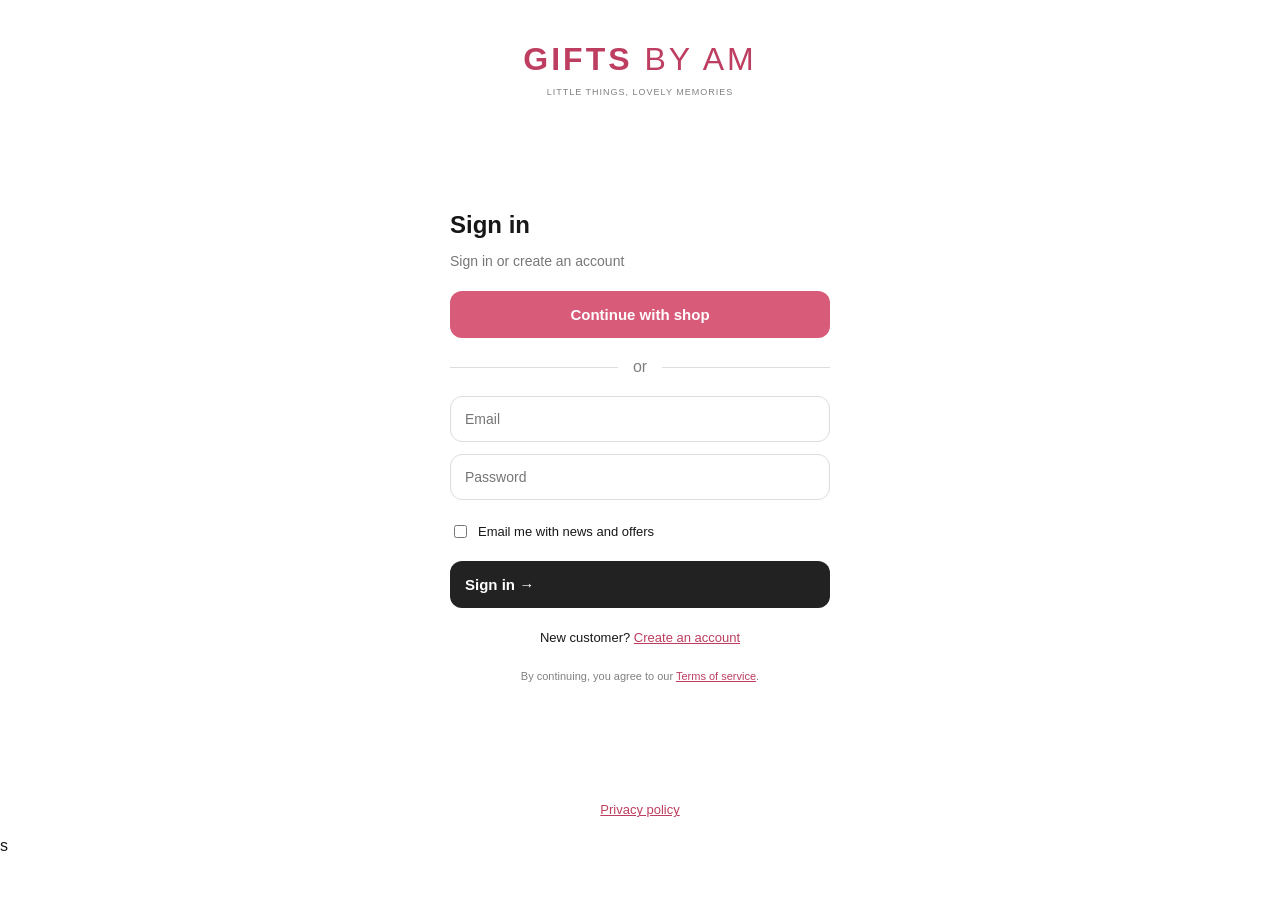
<file: login/index.html>
<!DOCTYPE html>
<html lang="en">
<head>
    <meta charset="UTF-8">
    <meta name="viewport" content="width=device-width, initial-scale=1.0">
    <title>Gifts by AM - Login</title>
    <link rel="stylesheet" href="style.css">
</head>
<body>

    <header>
        <h1>GIFTS <span>BY AM</span></h1>
        <p>LITTLE THINGS, LOVELY MEMORIES</p>
    </header>

    <div class="container">

        <div id="login">
            <h2>Sign in</h2>
            <p class="subtitle">Sign in or create an account</p>

            <button class="shop-btn" onclick="shopLogin()">
                Continue with shop
            </button>

            <div class="separator">or</div>

            <form onsubmit="login(event)">
                <input type="email" id="loginEmail"
                       placeholder="Email" required>

                <input type="password" id="loginPassword"
                       placeholder="Password" required>

                <label class="check">
                    <input type="checkbox"> Email me with news and offers
                </label>

                <button class="submit-btn" type="submit">
                    Sign in →
                </button>
            </form>

            <p class="switch">
                New customer?
                <a href="#" onclick="showSignup()">Create an account</a>
            </p>
        </div>

        <div id="signup" style="display:none;">
            <h2>Create account</h2>
            <p class="subtitle">Join Gifts by AM</p>

            <form onsubmit="signup(event)">
                <input type="text" id="name"
                       placeholder="Full name" required>

                <input type="email" id="email"
                       placeholder="Email" required>

                <input type="password" id="password"
                       placeholder="Password (min. 8 characters)"
                       minlength="8" required>

                <input type="password" id="confirm"
                       placeholder="Confirm password" required>

                <label class="check">
                    <input type="checkbox"> Email me with news and offers
                </label>

                <button class="submit-btn" type="submit">
                    Create account →
                </button>
            </form>

            <p class="switch">
                Already have an account?
                <a href="#" onclick="showLogin()">Sign in</a>
            </p>
        </div>

        <p id="message"></p>

        <p class="terms">
            By continuing, you agree to our
            <a href="#">Terms of service</a>.
        </p>
    </div>

    <footer>
        <a href="#">Privacy policy</a>
    </footer>

    <script src="script.js"></script>
</body>
</html>
s
</file>
<file: login/style.css>
* {
    box-sizing: border-box;
}

body {
    margin: 0;
    font-family: Arial, sans-serif;
    background: white;
    color: #171717;
}

header {
    text-align: center;
    padding: 20px;
}

header h1 {
    color: #bd3e60;
    letter-spacing: 3px;
    margin-bottom: 5px;
}

header h1 span {
    font-weight: normal;
}

header p {
    font-size: 9px;
    color: gray;
    letter-spacing: 1px;
}

.container {
    width: 90%;
    max-width: 380px;
    margin: 85px auto 30px;
}

h2 {
    font-size: 24px;
    margin-bottom: 5px;
}

.subtitle {
    color: #777;
    font-size: 14px;
    margin-bottom: 22px;
}

.shop-btn,
.submit-btn {
    width: 100%;
    padding: 15px;
    border: none;
    border-radius: 12px;
    cursor: pointer;
    font-size: 15px;
}

.shop-btn {
    background: #d85b79;
    color: white;
    font-weight: bold;
}

.shop-btn:hover {
    background: #bd3e60;
}

.separator {
    display: flex;
    align-items: center;
    gap: 15px;
    color: gray;
    margin: 20px 0;
}

.separator::before,
.separator::after {
    content: "";
    height: 1px;
    background: #ddd;
    flex: 1;
}

form input:not([type="checkbox"]) {
    width: 100%;
    padding: 14px;
    margin-bottom: 12px;
    border: 1px solid #ddd;
    border-radius: 12px;
    font-size: 14px;
}

form input:focus {
    outline: 1px solid #d85b79;
}

.check {
    display: flex;
    align-items: center;
    gap: 8px;
    font-size: 13px;
    margin: 10px 0 20px;
}

.check input {
    accent-color: #d85b79;
}

.submit-btn {
    display: flex;
    justify-content: space-between;
    background: #222;
    color: white;
    font-weight: bold;
}

.submit-btn:hover {
    background: #bd3e60;
}

.switch {
    text-align: center;
    font-size: 13px;
    margin-top: 22px;
}

a {
    color: #bd3e60;
}

.terms {
    text-align: center;
    color: gray;
    font-size: 11px;
    margin-top: 25px;
}

#message {
    text-align: center;
    font-size: 13px;
    color: #bd3e60;
}

footer {
    text-align: center;
    margin-top: 100px;
    padding: 20px;
    font-size: 13px;
}

@media (max-width: 480px) {
    .container {
        margin-top: 55px;
    }
}
</file>
